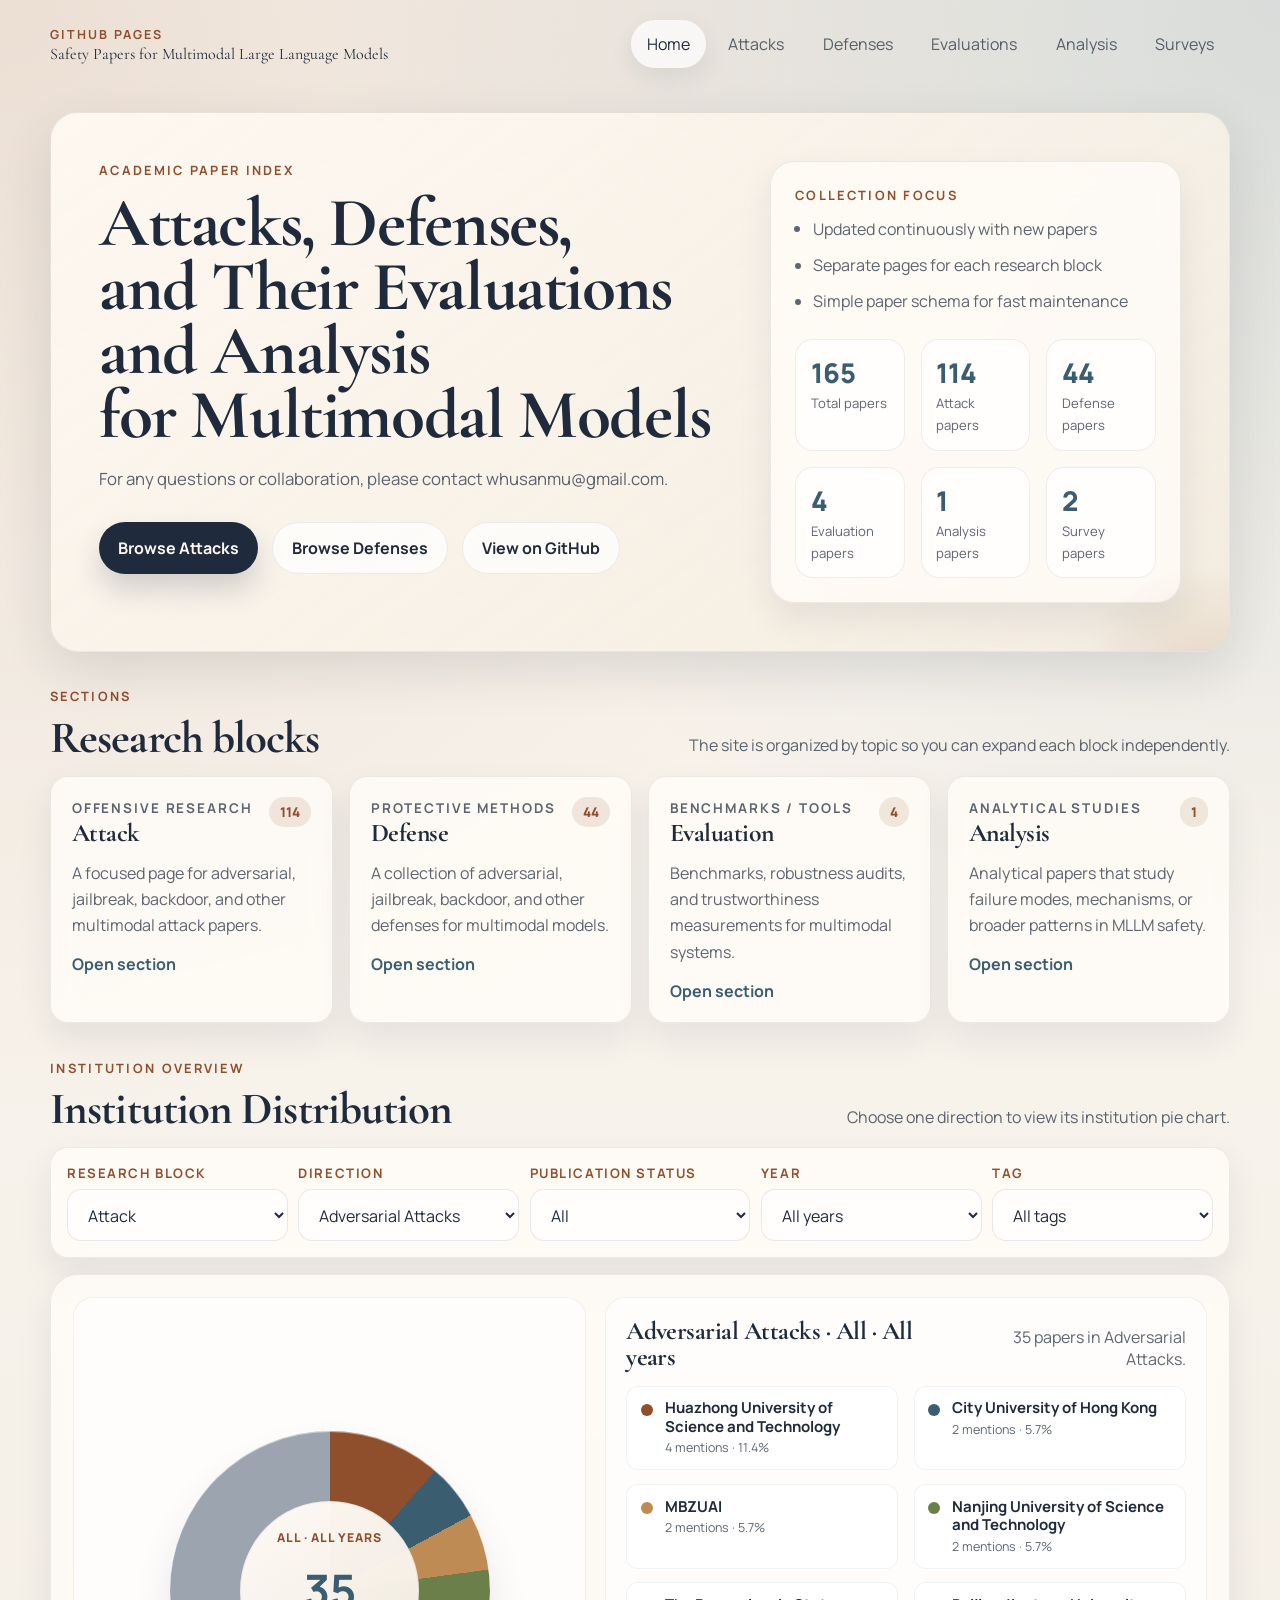
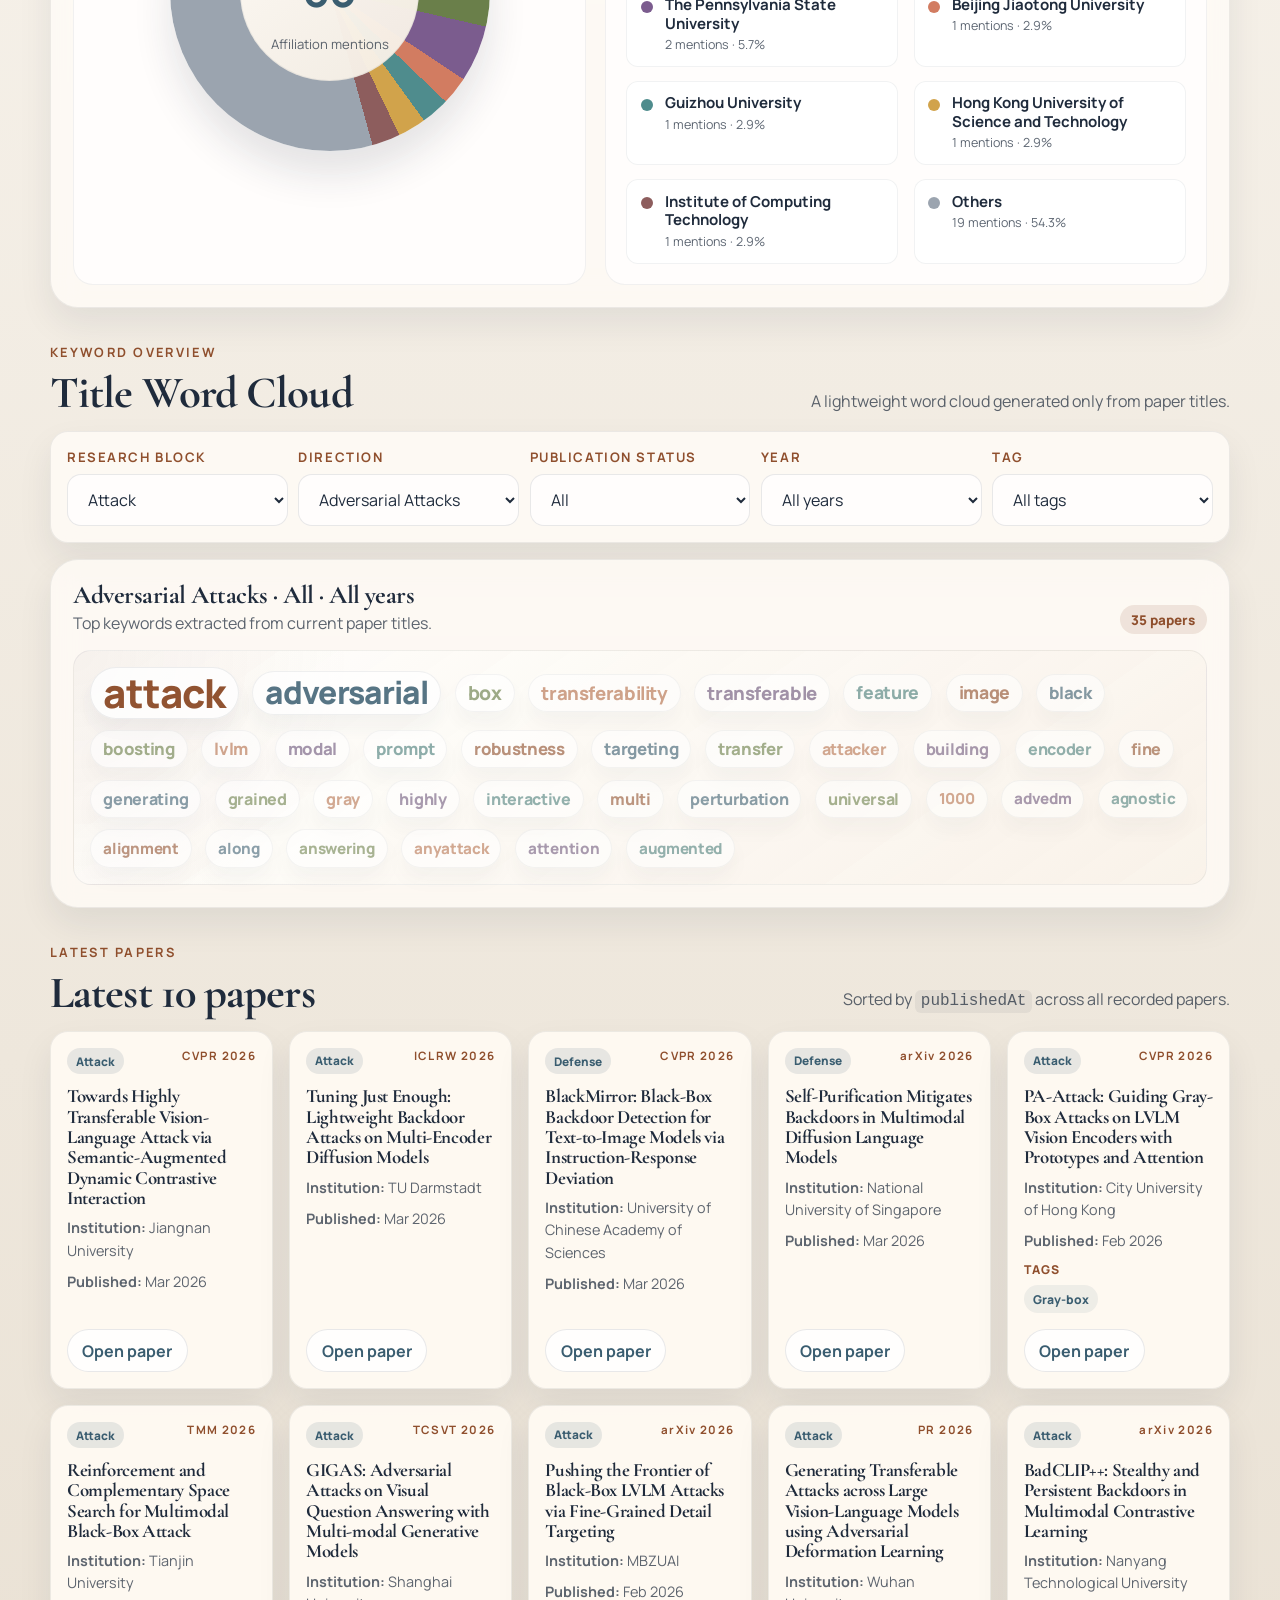
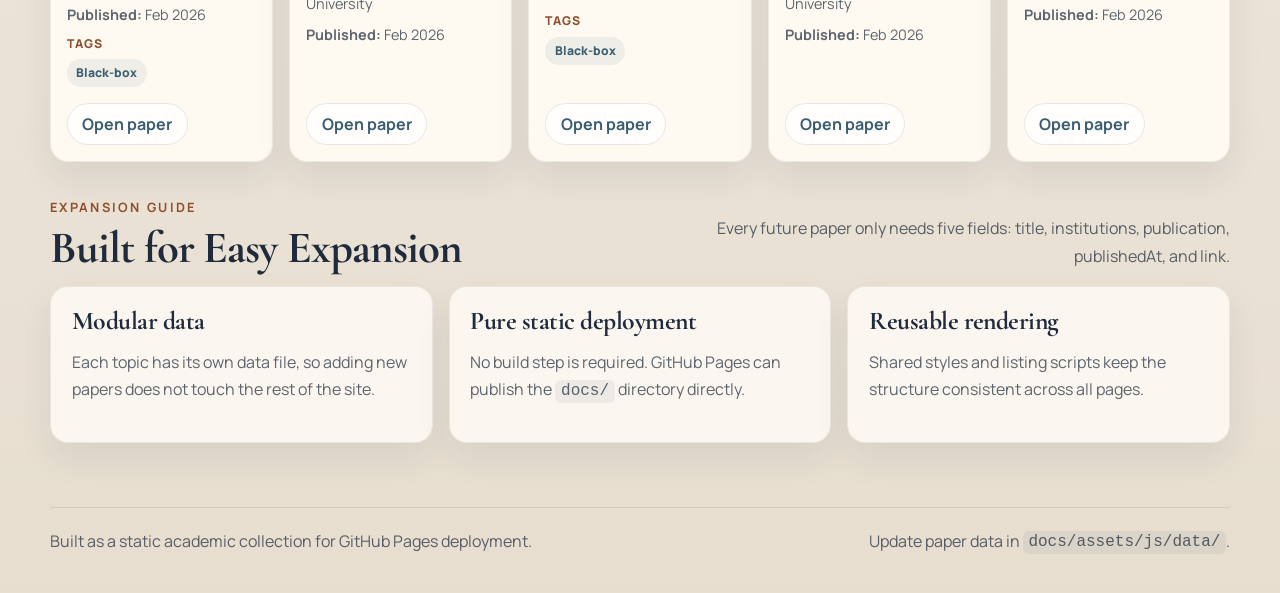
<file: docs/index.html>
<!DOCTYPE html>
<html lang="en">
  <head>
    <meta charset="UTF-8" />
    <meta name="viewport" content="width=device-width, initial-scale=1.0" />
    <title>Safety Papers for Multimodal Models: VLPs, VLMs, VLAs, and Agents</title>
    <meta
      name="description"
      content="A curated academic website covering attacks, defenses, evaluations, analysis, and surveys for multimodal models."
    />
    <link rel="preconnect" href="https://fonts.googleapis.com" />
    <link rel="preconnect" href="https://fonts.gstatic.com" crossorigin />
    <link
      href="https://fonts.googleapis.com/css2?family=Cormorant+Garamond:wght@500;600;700&family=Manrope:wght@400;500;600;700&display=swap"
      rel="stylesheet"
    />
    <link rel="stylesheet" href="./assets/css/main.css" />
  </head>
  <body data-page="home">
    <header id="site-header"></header>
    <main class="page-shell">
      <section class="hero">
        <div class="hero-copy">
          <p class="eyebrow">Academic Paper Index</p>
          <h1>
            Attacks, Defenses,<br />
            <span class="hero-nowrap">and Their Evaluations</span><br />
            and Analysis<br />
            <span class="hero-nowrap">for Multimodal Models</span>
          </h1>
          <p class="lead">
            For any questions or collaboration, please contact
            <a href="mailto:whusanmu@gmail.com">whusanmu@gmail.com</a>.
          </p>
          <div class="hero-actions">
            <a class="button button-primary" href="./attacks.html">Browse Attacks</a>
            <a class="button button-secondary" href="./defenses.html">Browse Defenses</a>
            <a
              class="button button-secondary"
              href="https://github.com/Summu77/Awesome-MLLMs-Attacks-Defenses"
              target="_blank"
              rel="noreferrer"
            >
              View on GitHub
            </a>
          </div>
        </div>
        <aside class="hero-panel">
          <p class="panel-label">Collection Focus</p>
          <ul class="panel-list">
            <li>Updated continuously with new papers</li>
            <li>Separate pages for each research block</li>
            <li>Simple paper schema for fast maintenance</li>
          </ul>
          <div class="stats-grid" id="hero-stats"></div>
        </aside>
      </section>

      <section class="section-block">
        <div class="section-heading">
          <div>
            <p class="eyebrow">Sections</p>
            <h2>Research blocks</h2>
          </div>
          <p class="section-note">
            The site is organized by topic so you can expand each block
            independently.
          </p>
        </div>
        <div class="section-grid" id="section-grid"></div>
      </section>

      <section class="section-block">
        <div class="section-heading">
          <div>
            <p class="eyebrow">Institution Overview</p>
            <h2>Institution Distribution</h2>
          </div>
          <p class="section-note">
            Choose one direction to view its institution pie chart.
          </p>
        </div>
        <div class="institution-module">
          <div class="filter-shell institution-filter-shell">
            <div class="filter-field">
              <label for="institution-primary-select">Research block</label>
              <select id="institution-primary-select"></select>
            </div>
            <div class="filter-field">
              <label for="institution-secondary-select">Direction</label>
              <select id="institution-secondary-select"></select>
            </div>
            <div class="filter-field">
              <label for="institution-status-select">Publication status</label>
              <select id="institution-status-select"></select>
            </div>
            <div class="filter-field">
              <label for="institution-year-select">Year</label>
              <select id="institution-year-select"></select>
            </div>
            <div class="filter-field">
              <label for="institution-tag-select">Tag</label>
              <select id="institution-tag-select"></select>
            </div>
          </div>
          <div class="institution-panel">
            <div class="institution-chart-panel">
              <div class="institution-chart-shell">
                <div class="institution-pie" id="institution-pie" aria-hidden="true"></div>
                <div class="institution-pie-center">
                  <span class="institution-pie-kicker" id="institution-current-label">Adversarial Attacks</span>
                  <strong class="institution-pie-value" id="institution-total">0</strong>
                  <span class="institution-pie-meta">Affiliation mentions</span>
                </div>
              </div>
            </div>
            <div class="institution-legend-panel">
              <div class="institution-legend-head">
                <h3 id="institution-legend-title">Adversarial Attacks</h3>
                <p id="institution-legend-note">
                  Top institutions ranked by affiliation mentions in the selected direction.
                </p>
              </div>
              <div class="institution-legend-grid" id="institution-legend"></div>
              <div class="empty-state hidden" id="institution-empty-state">
                No institution data is available for the current direction yet.
              </div>
            </div>
          </div>
        </div>
      </section>

      <section class="section-block">
        <div class="section-heading">
          <div>
            <p class="eyebrow">Keyword Overview</p>
            <h2>Title Word Cloud</h2>
          </div>
          <p class="section-note">
            A lightweight word cloud generated only from paper titles.
          </p>
        </div>
        <div class="wordcloud-module">
          <div class="filter-shell institution-filter-shell">
            <div class="filter-field">
              <label for="wordcloud-primary-select">Research block</label>
              <select id="wordcloud-primary-select"></select>
            </div>
            <div class="filter-field">
              <label for="wordcloud-secondary-select">Direction</label>
              <select id="wordcloud-secondary-select"></select>
            </div>
            <div class="filter-field">
              <label for="wordcloud-status-select">Publication status</label>
              <select id="wordcloud-status-select"></select>
            </div>
            <div class="filter-field">
              <label for="wordcloud-year-select">Year</label>
              <select id="wordcloud-year-select"></select>
            </div>
            <div class="filter-field">
              <label for="wordcloud-tag-select">Tag</label>
              <select id="wordcloud-tag-select"></select>
            </div>
          </div>
          <div class="wordcloud-panel">
            <div class="wordcloud-head">
              <div>
                <h3 id="wordcloud-title">Adversarial Attacks · All · All years</h3>
                <p id="wordcloud-note">Top keywords extracted from current paper titles.</p>
              </div>
              <span class="section-count" id="wordcloud-paper-count">0 papers</span>
            </div>
            <div class="wordcloud-canvas" id="wordcloud-canvas"></div>
            <div class="empty-state hidden" id="wordcloud-empty-state">
              No title keywords are available for the current selection yet.
            </div>
          </div>
        </div>
      </section>

      <section class="section-block">
        <div class="section-heading">
          <div>
            <p class="eyebrow">Latest Papers</p>
            <h2>Latest 10 papers</h2>
          </div>
          <p class="section-note">
            Sorted by <code>publishedAt</code> across all recorded papers.
          </p>
        </div>
        <div class="paper-grid" id="featured-grid"></div>
      </section>

      <section class="section-block">
        <div class="section-heading">
          <div>
            <p class="eyebrow">Expansion Guide</p>
            <h2>Built for Easy Expansion</h2>
          </div>
          <p class="section-note">
            Every future paper only needs five fields: title, institutions,
            publication, publishedAt, and link.
          </p>
        </div>
        <div class="principle-grid">
          <article class="principle-card">
            <h3>Modular data</h3>
            <p>
              Each topic has its own data file, so adding new papers does not
              touch the rest of the site.
            </p>
          </article>
          <article class="principle-card">
            <h3>Pure static deployment</h3>
            <p>
              No build step is required. GitHub Pages can publish the
              <code>docs/</code> directory directly.
            </p>
          </article>
          <article class="principle-card">
            <h3>Reusable rendering</h3>
            <p>
              Shared styles and listing scripts keep the structure consistent
              across all pages.
            </p>
          </article>
        </div>
      </section>
    </main>
    <footer id="site-footer"></footer>
    <script type="module" src="./assets/js/index.js"></script>
  </body>
</html>
</file>
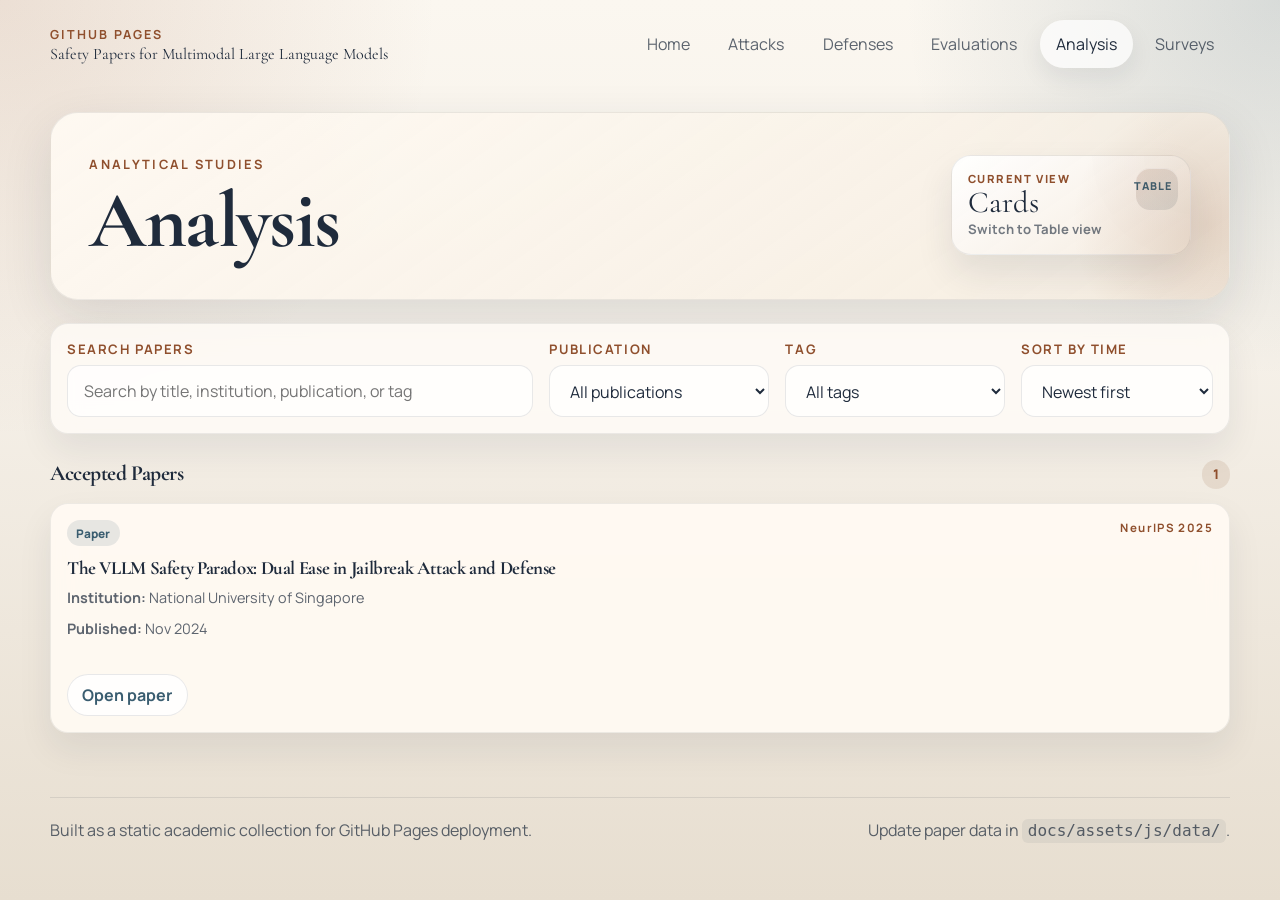
<file: docs/analysis.html>
<!DOCTYPE html>
<html lang="en">
  <head>
    <meta charset="UTF-8" />
    <meta name="viewport" content="width=device-width, initial-scale=1.0" />
    <title>Analysis Papers</title>
    <link rel="preconnect" href="https://fonts.googleapis.com" />
    <link rel="preconnect" href="https://fonts.gstatic.com" crossorigin />
    <link
      href="https://fonts.googleapis.com/css2?family=Cormorant+Garamond:wght@500;600;700&family=Manrope:wght@400;500;600;700&display=swap"
      rel="stylesheet"
    />
    <link rel="stylesheet" href="./assets/css/main.css" />
  </head>
  <body data-page="analysis" data-section="analysis">
    <header id="site-header"></header>
    <main class="page-shell">
      <section class="page-hero">
        <div class="page-hero-top">
          <div>
            <p class="eyebrow" id="page-eyebrow"></p>
            <h1 id="page-title"></h1>
            <p class="lead" id="page-description"></p>
          </div>
          <div class="hero-view-control filter-field">
            <button id="view-toggle" class="view-toggle" type="button" aria-pressed="false">
              Card view
            </button>
          </div>
        </div>
      </section>

      <section class="filter-shell">
        <div class="filter-field">
          <label for="search-input">Search papers</label>
          <input id="search-input" type="search" placeholder="Search by title, institution, publication, or tag" />
        </div>
        <div class="filter-field">
          <label for="publication-filter">Publication</label>
          <select id="publication-filter">
            <option value="">All publications</option>
          </select>
        </div>
        <div class="filter-field">
          <label for="tag-filter">Tag</label>
          <select id="tag-filter">
            <option value="">All tags</option>
          </select>
        </div>
        <div class="filter-field">
          <label for="sort-filter">Sort by time</label>
          <select id="sort-filter">
            <option value="newest">Newest first</option>
            <option value="oldest">Oldest first</option>
          </select>
        </div>
      </section>

      <section class="section-block compact">
        <div class="paper-grid" id="paper-grid"></div>
        <div class="empty-state hidden" id="empty-state">
          No papers match the current filters.
        </div>
      </section>
    </main>
    <footer id="site-footer"></footer>
    <script type="module" src="./assets/js/listing.js"></script>
  </body>
</html>
</file>
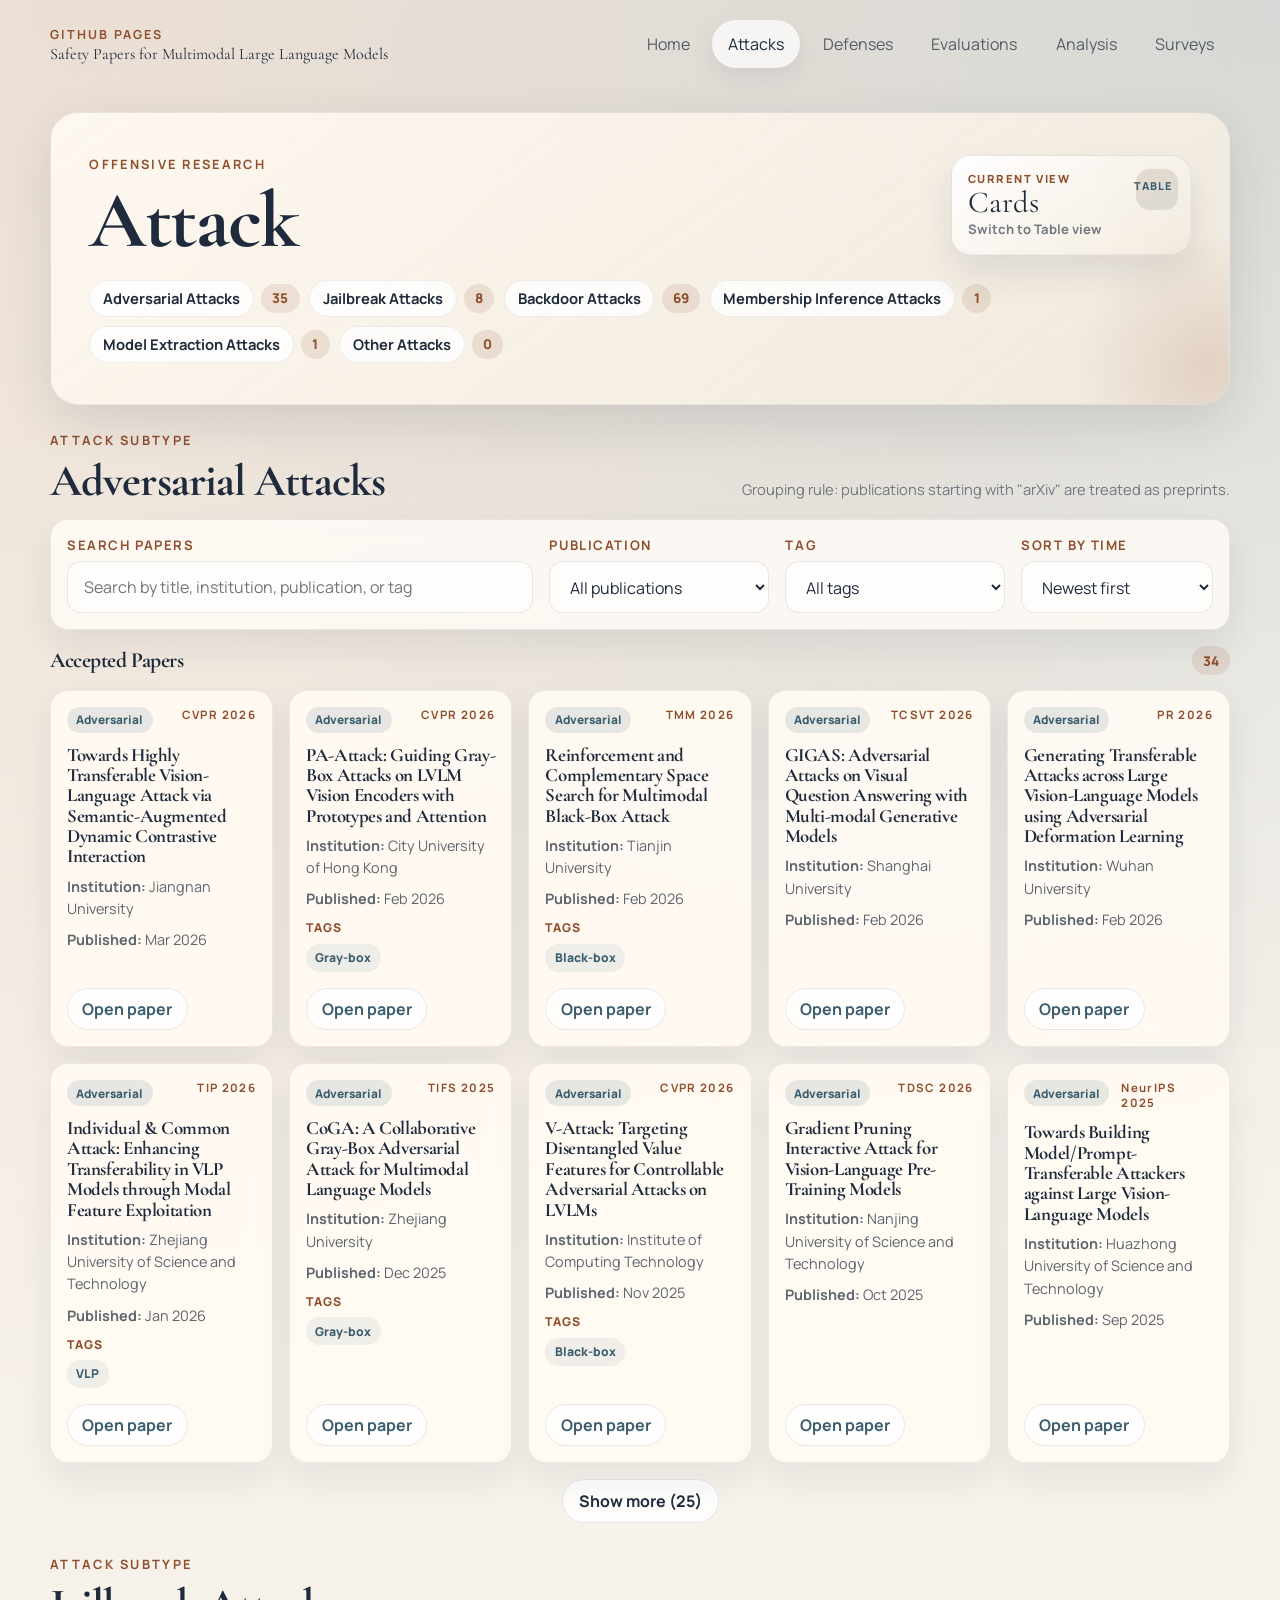
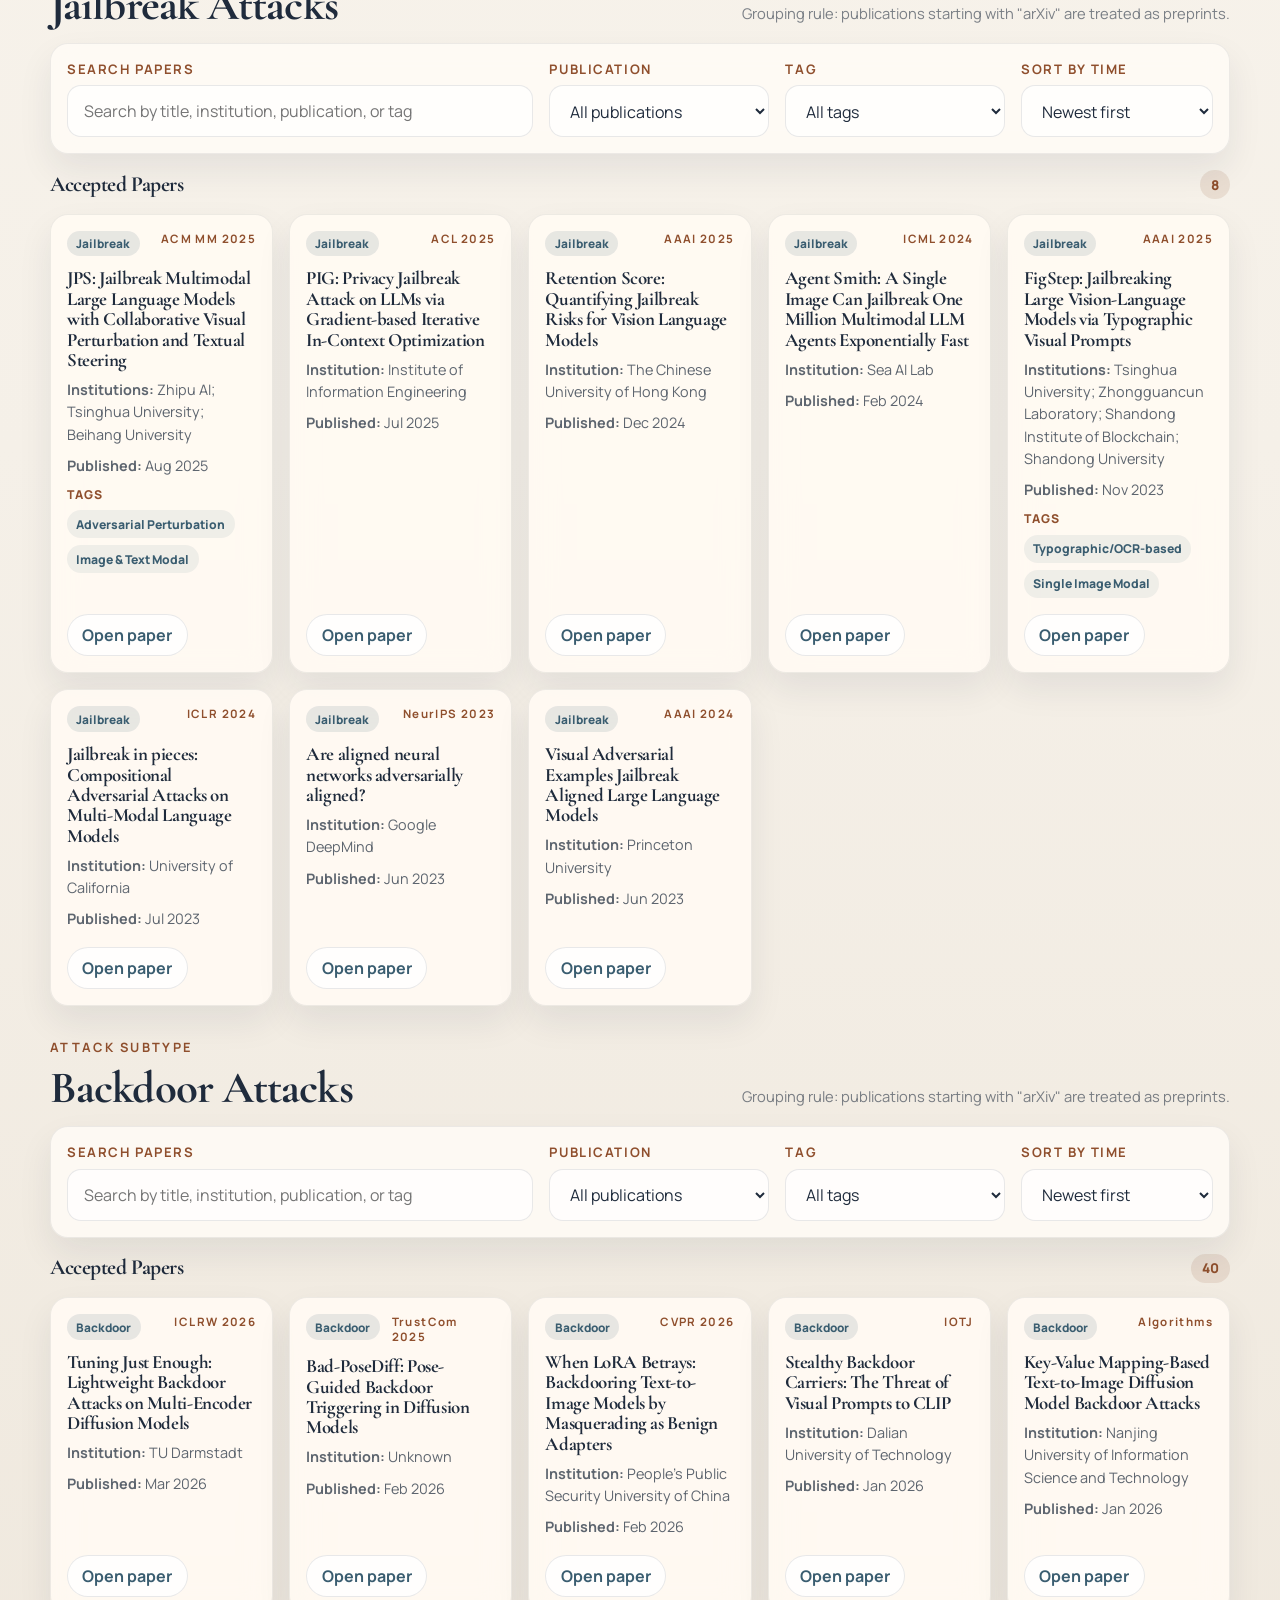
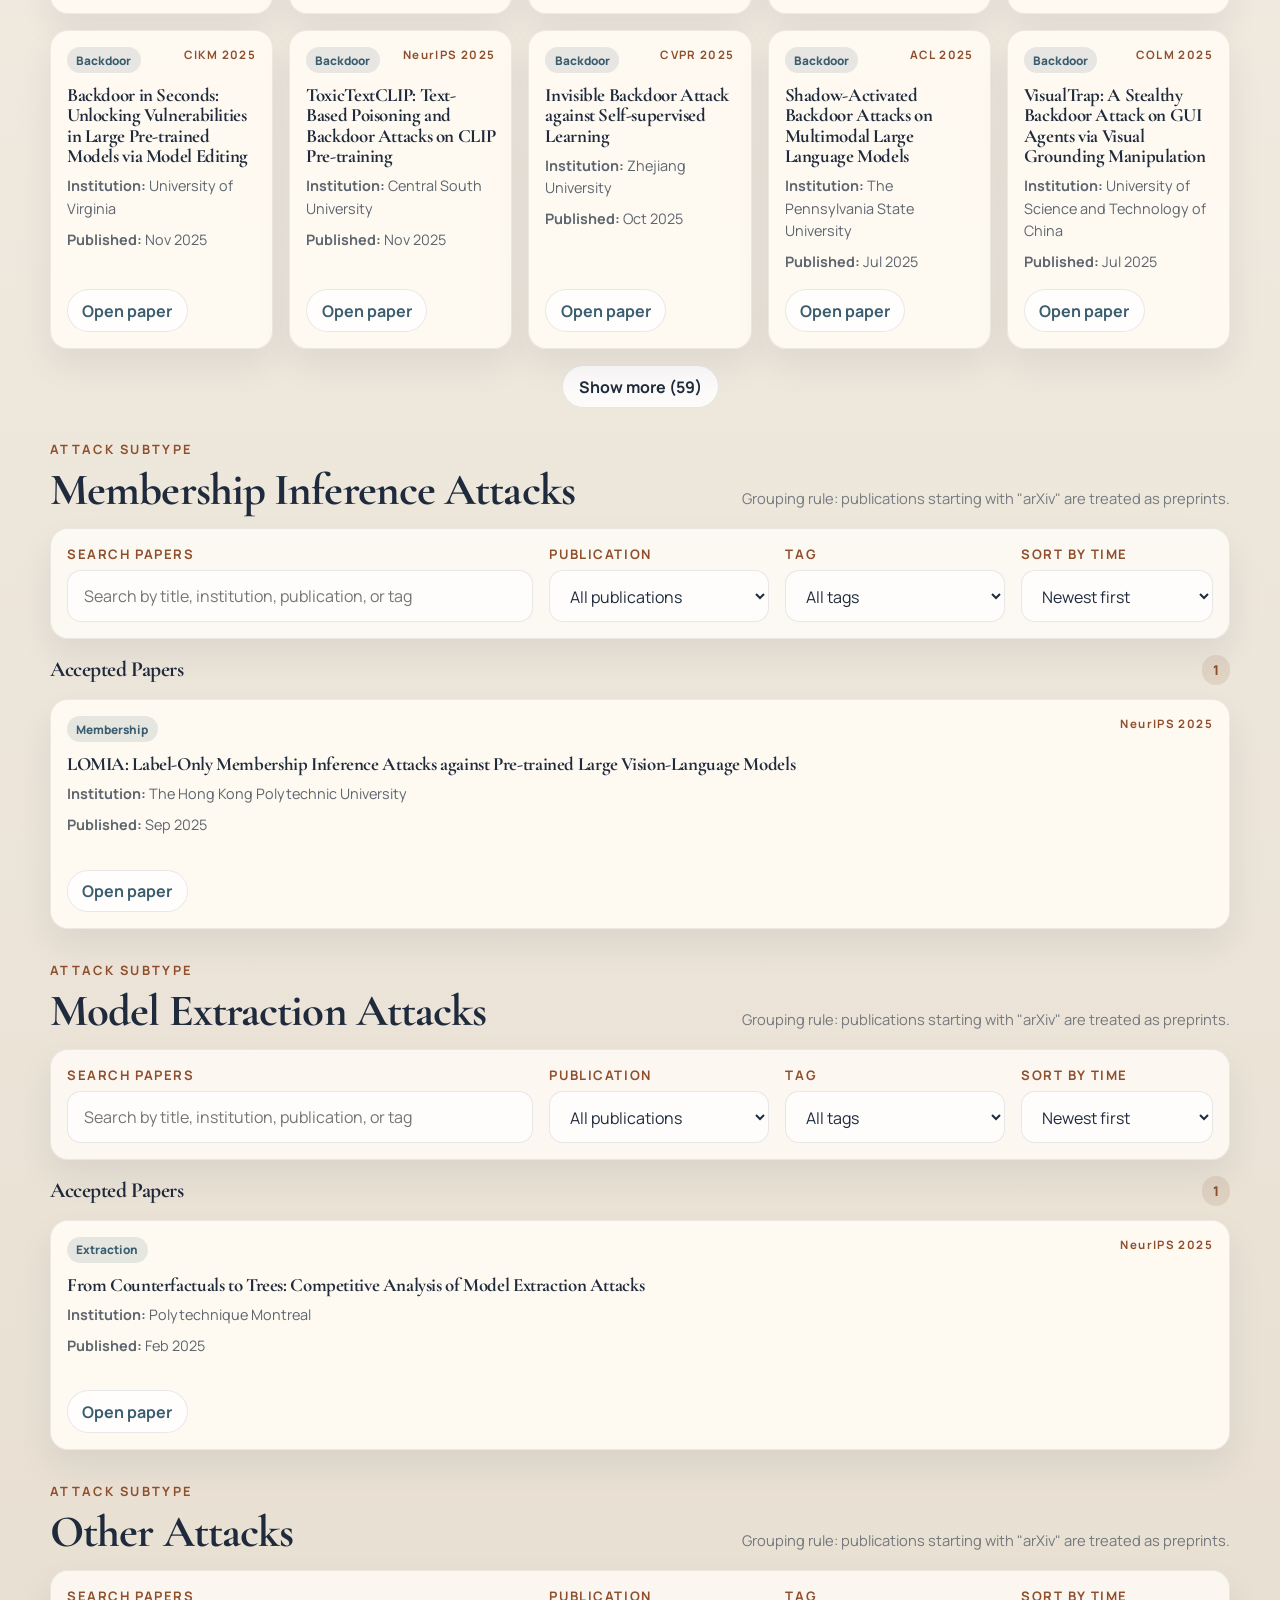
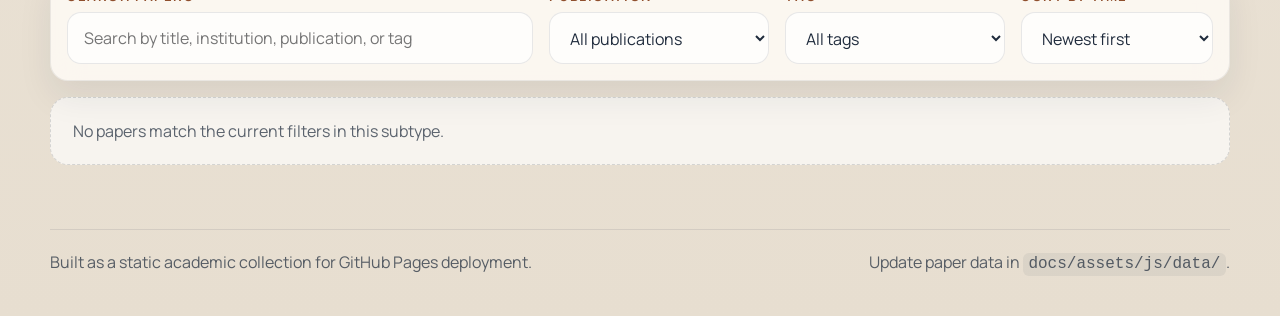
<file: docs/attacks.html>
<!DOCTYPE html>
<html lang="en">
  <head>
    <meta charset="UTF-8" />
    <meta name="viewport" content="width=device-width, initial-scale=1.0" />
    <title>Attack Papers</title>
    <link rel="preconnect" href="https://fonts.googleapis.com" />
    <link rel="preconnect" href="https://fonts.gstatic.com" crossorigin />
    <link
      href="https://fonts.googleapis.com/css2?family=Cormorant+Garamond:wght@500;600;700&family=Manrope:wght@400;500;600;700&display=swap"
      rel="stylesheet"
    />
    <link rel="stylesheet" href="./assets/css/main.css" />
  </head>
  <body data-page="attacks" data-section="attacks">
    <header id="site-header"></header>
    <main class="page-shell">
      <section class="page-hero">
        <div class="page-hero-top">
          <div>
            <p class="eyebrow" id="page-eyebrow"></p>
            <h1 id="page-title"></h1>
            <p class="lead" id="page-description"></p>
          </div>
          <div class="hero-view-control filter-field">
            <button id="view-toggle" class="view-toggle" type="button" aria-pressed="false">
              Card view
            </button>
          </div>
        </div>
        <div class="hero-inline-nav" id="attack-category-nav"></div>
      </section>
      <section class="section-block compact">
        <div id="attack-sections"></div>
        <div class="empty-state hidden" id="empty-state">
          No papers match the current filters.
        </div>
      </section>
    </main>
    <footer id="site-footer"></footer>
    <script type="module" src="./assets/js/attacks.js"></script>
  </body>
</html>
</file>
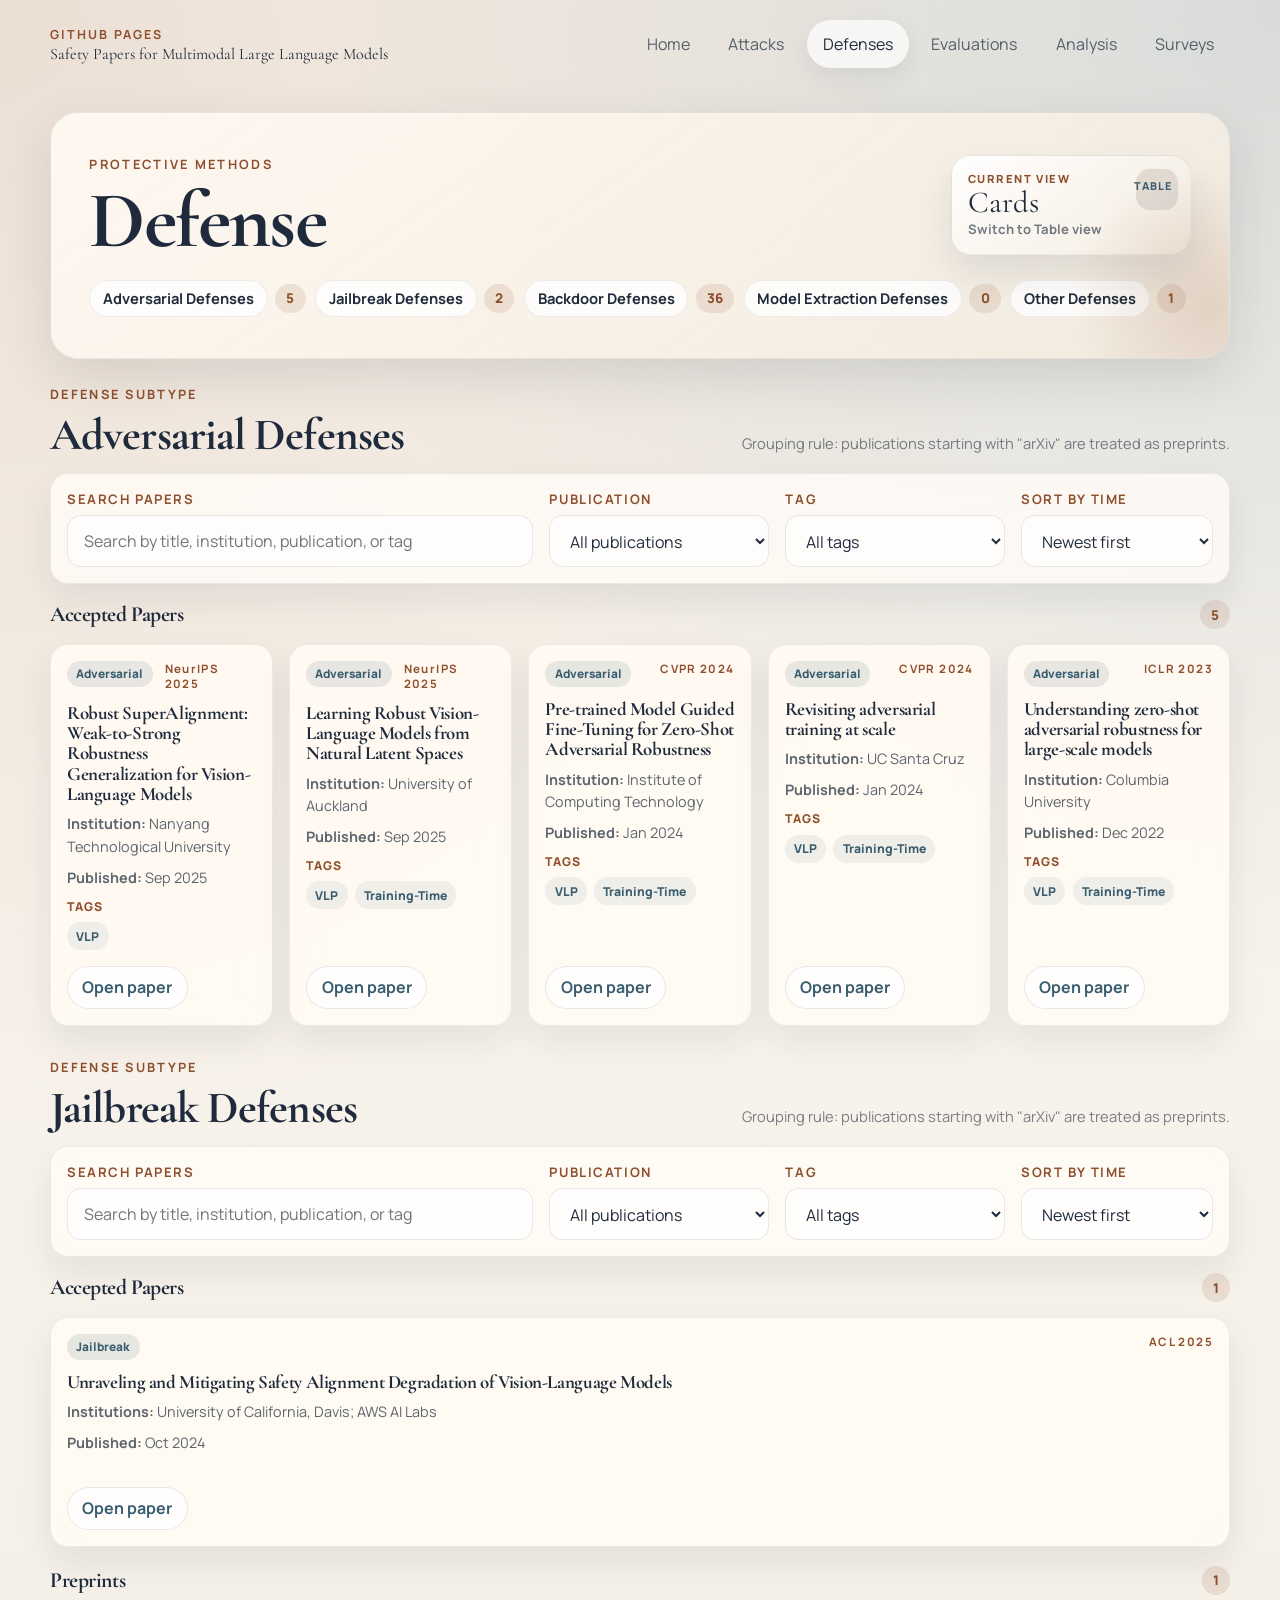
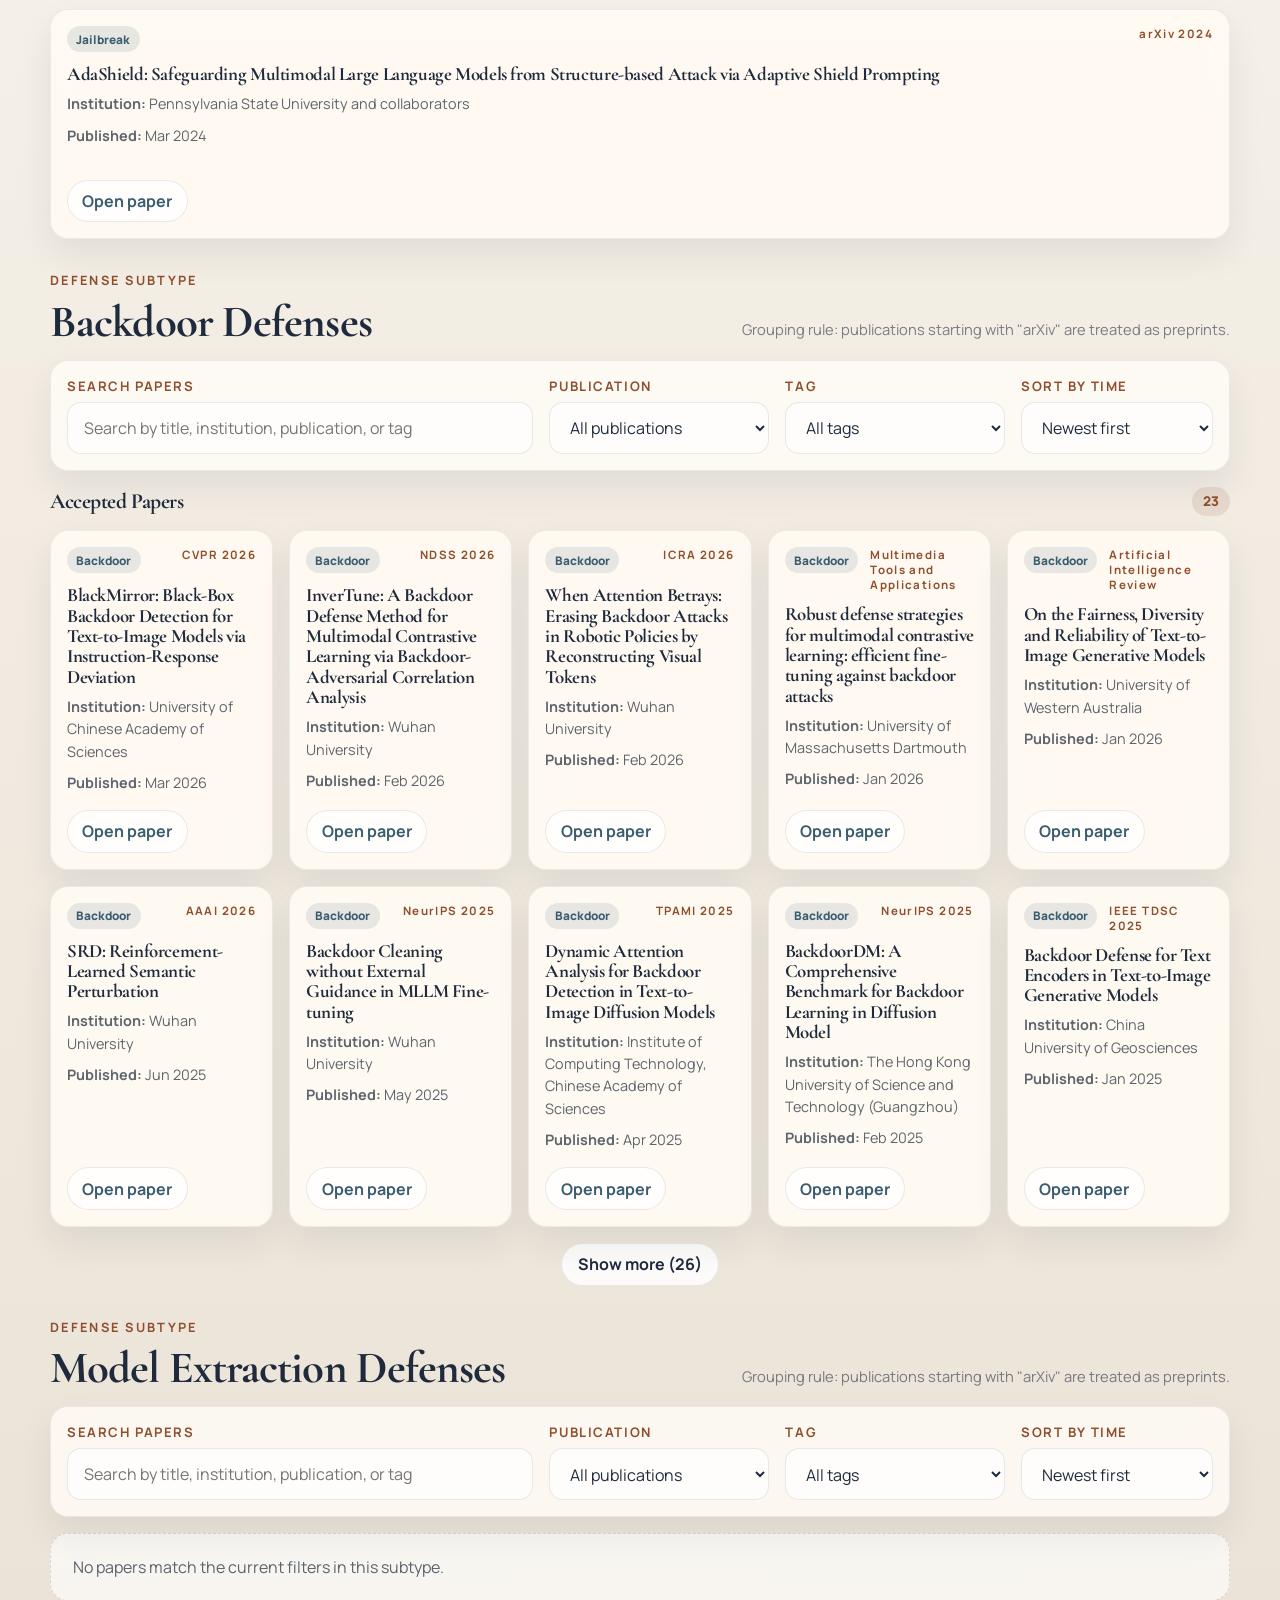
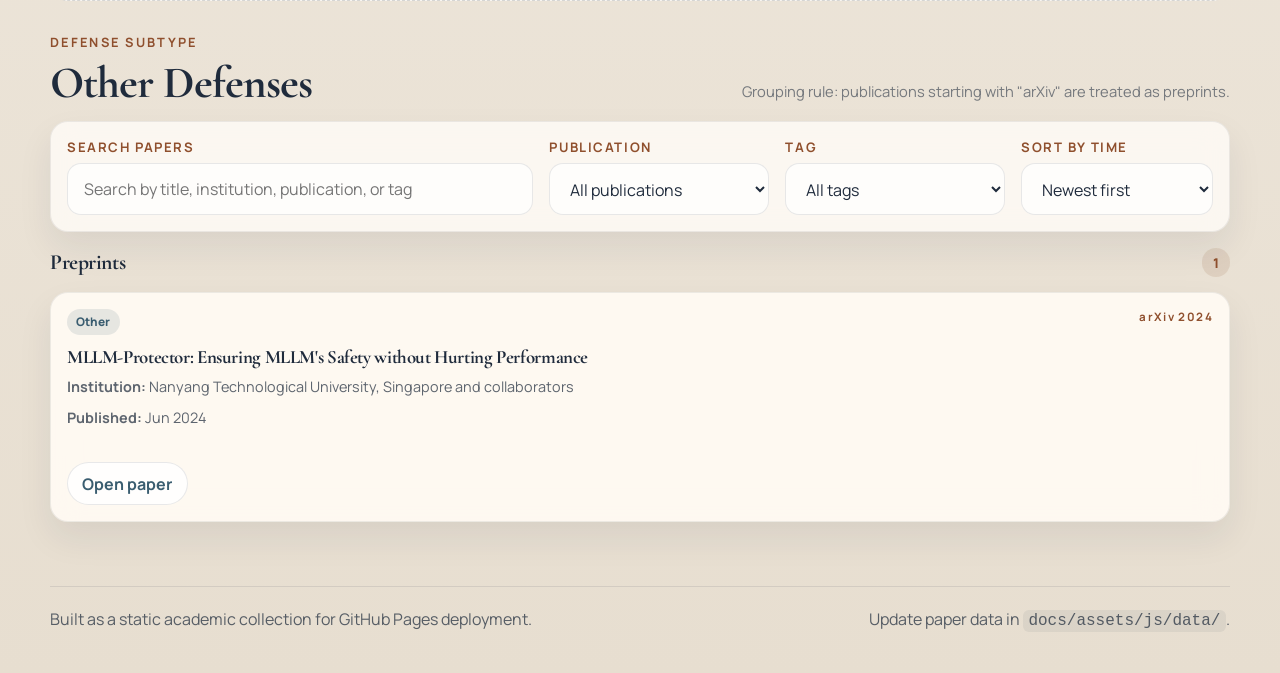
<file: docs/defenses.html>
<!DOCTYPE html>
<html lang="en">
  <head>
    <meta charset="UTF-8" />
    <meta name="viewport" content="width=device-width, initial-scale=1.0" />
    <title>Defense Papers</title>
    <link rel="preconnect" href="https://fonts.googleapis.com" />
    <link rel="preconnect" href="https://fonts.gstatic.com" crossorigin />
    <link
      href="https://fonts.googleapis.com/css2?family=Cormorant+Garamond:wght@500;600;700&family=Manrope:wght@400;500;600;700&display=swap"
      rel="stylesheet"
    />
    <link rel="stylesheet" href="./assets/css/main.css" />
  </head>
  <body data-page="defenses" data-section="defenses">
    <header id="site-header"></header>
    <main class="page-shell">
      <section class="page-hero">
        <div class="page-hero-top">
          <div>
            <p class="eyebrow" id="page-eyebrow"></p>
            <h1 id="page-title"></h1>
            <p class="lead" id="page-description"></p>
          </div>
          <div class="hero-view-control filter-field">
            <button id="view-toggle" class="view-toggle" type="button" aria-pressed="false">
              Card view
            </button>
          </div>
        </div>
        <div class="hero-inline-nav" id="defense-category-nav"></div>
      </section>
      <section class="section-block compact">
        <div id="defense-sections"></div>
        <div class="empty-state hidden" id="empty-state">
          No papers match the current filters.
        </div>
      </section>
    </main>
    <footer id="site-footer"></footer>
    <script type="module" src="./assets/js/defenses.js"></script>
  </body>
</html>
</file>
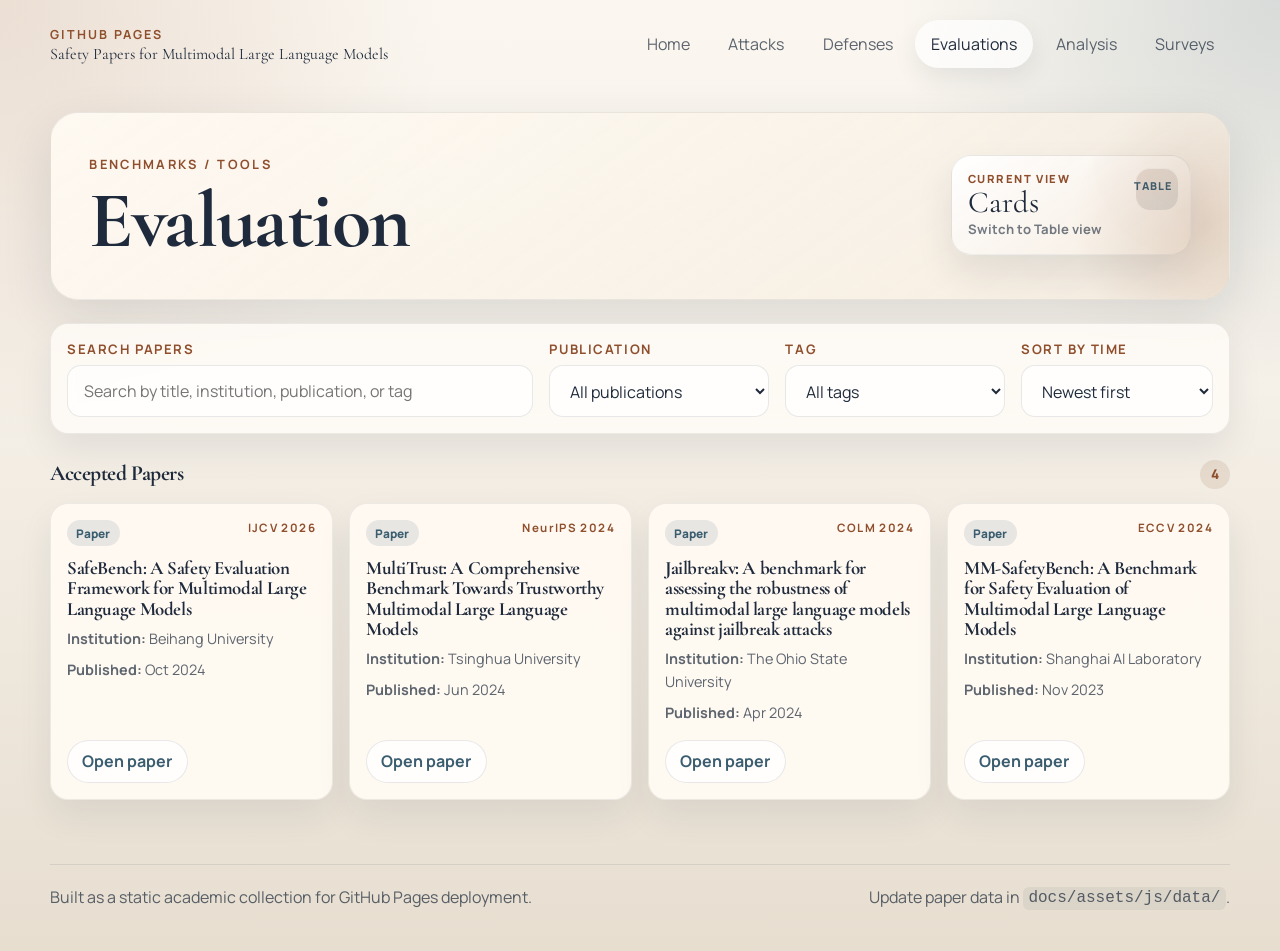
<file: docs/evaluations.html>
<!DOCTYPE html>
<html lang="en">
  <head>
    <meta charset="UTF-8" />
    <meta name="viewport" content="width=device-width, initial-scale=1.0" />
    <title>Evaluation Papers</title>
    <link rel="preconnect" href="https://fonts.googleapis.com" />
    <link rel="preconnect" href="https://fonts.gstatic.com" crossorigin />
    <link
      href="https://fonts.googleapis.com/css2?family=Cormorant+Garamond:wght@500;600;700&family=Manrope:wght@400;500;600;700&display=swap"
      rel="stylesheet"
    />
    <link rel="stylesheet" href="./assets/css/main.css" />
  </head>
  <body data-page="evaluations" data-section="evaluations">
    <header id="site-header"></header>
    <main class="page-shell">
      <section class="page-hero">
        <div class="page-hero-top">
          <div>
            <p class="eyebrow" id="page-eyebrow"></p>
            <h1 id="page-title"></h1>
            <p class="lead" id="page-description"></p>
          </div>
          <div class="hero-view-control filter-field">
            <button id="view-toggle" class="view-toggle" type="button" aria-pressed="false">
              Card view
            </button>
          </div>
        </div>
      </section>

      <section class="filter-shell">
        <div class="filter-field">
          <label for="search-input">Search papers</label>
          <input id="search-input" type="search" placeholder="Search by title, institution, publication, or tag" />
        </div>
        <div class="filter-field">
          <label for="publication-filter">Publication</label>
          <select id="publication-filter">
            <option value="">All publications</option>
          </select>
        </div>
        <div class="filter-field">
          <label for="tag-filter">Tag</label>
          <select id="tag-filter">
            <option value="">All tags</option>
          </select>
        </div>
        <div class="filter-field">
          <label for="sort-filter">Sort by time</label>
          <select id="sort-filter">
            <option value="newest">Newest first</option>
            <option value="oldest">Oldest first</option>
          </select>
        </div>
      </section>

      <section class="section-block compact">
        <div class="paper-grid" id="paper-grid"></div>
        <div class="empty-state hidden" id="empty-state">
          No papers match the current filters.
        </div>
      </section>
    </main>
    <footer id="site-footer"></footer>
    <script type="module" src="./assets/js/listing.js"></script>
  </body>
</html>
</file>
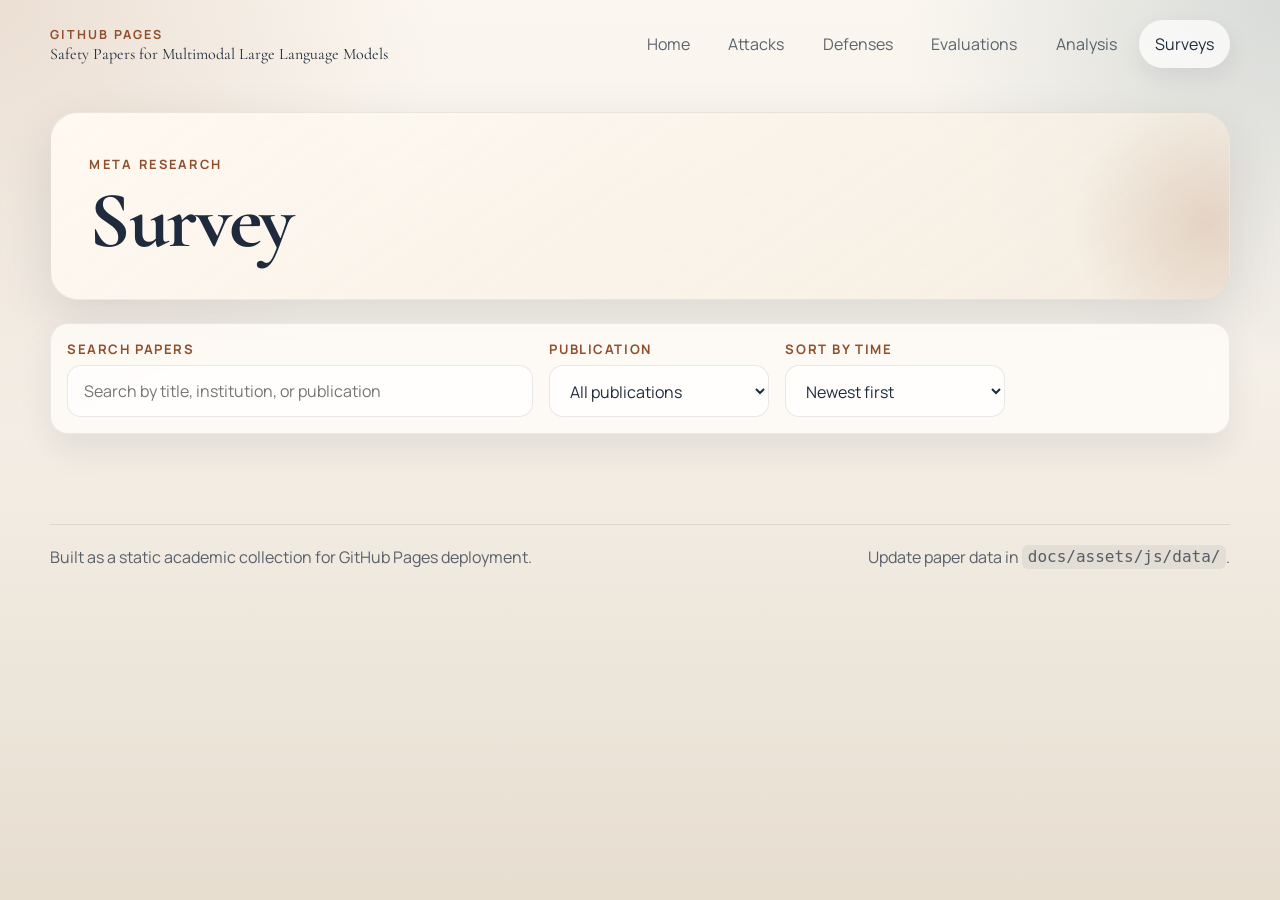
<file: docs/surveys.html>
<!DOCTYPE html>
<html lang="en">
  <head>
    <meta charset="UTF-8" />
    <meta name="viewport" content="width=device-width, initial-scale=1.0" />
    <title>Survey Papers</title>
    <link rel="preconnect" href="https://fonts.googleapis.com" />
    <link rel="preconnect" href="https://fonts.gstatic.com" crossorigin />
    <link
      href="https://fonts.googleapis.com/css2?family=Cormorant+Garamond:wght@500;600;700&family=Manrope:wght@400;500;600;700&display=swap"
      rel="stylesheet"
    />
    <link rel="stylesheet" href="./assets/css/main.css" />
  </head>
  <body data-page="surveys" data-section="surveys">
    <header id="site-header"></header>
    <main class="page-shell">
      <section class="page-hero">
        <p class="eyebrow" id="page-eyebrow"></p>
        <h1 id="page-title"></h1>
        <p class="lead" id="page-description"></p>
      </section>

      <section class="filter-shell">
        <div class="filter-field">
          <label for="search-input">Search papers</label>
          <input id="search-input" type="search" placeholder="Search by title, institution, or publication" />
        </div>
        <div class="filter-field">
          <label for="publication-filter">Publication</label>
          <select id="publication-filter">
            <option value="">All publications</option>
          </select>
        </div>
        <div class="filter-field">
          <label for="sort-filter">Sort by time</label>
          <select id="sort-filter">
            <option value="newest">Newest first</option>
            <option value="oldest">Oldest first</option>
          </select>
        </div>
      </section>

      <section class="section-block compact">
        <div class="paper-grid" id="paper-grid"></div>
        <div class="empty-state hidden" id="empty-state">
          No papers match the current filters.
        </div>
      </section>
    </main>
    <footer id="site-footer"></footer>
    <script type="module" src="./assets/js/listing.js"></script>
  </body>
</html>
</file>
<file: docs/assets/css/main.css>
:root {
  --bg: #f5f0e8;
  --bg-deep: #e7ded0;
  --paper: rgba(255, 252, 247, 0.82);
  --paper-strong: rgba(255, 250, 243, 0.94);
  --line: rgba(31, 43, 60, 0.12);
  --ink: #1f2b3c;
  --ink-soft: rgba(31, 43, 60, 0.72);
  --accent: #8f4f2d;
  --accent-soft: rgba(143, 79, 45, 0.12);
  --accent-2: #3a5d70;
  --shadow: 0 18px 50px rgba(31, 43, 60, 0.12);
  --radius-lg: 28px;
  --radius-md: 18px;
  --radius-sm: 12px;
  --max-width: 1180px;
}

* {
  box-sizing: border-box;
}

html {
  scroll-behavior: smooth;
}

body {
  margin: 0;
  color: var(--ink);
  font-family: "Manrope", sans-serif;
  background:
    radial-gradient(circle at top left, rgba(143, 79, 45, 0.14), transparent 28%),
    radial-gradient(circle at top right, rgba(58, 93, 112, 0.18), transparent 24%),
    linear-gradient(180deg, #fbf7f0 0%, var(--bg) 40%, var(--bg-deep) 100%);
  min-height: 100vh;
}

a {
  color: inherit;
  text-decoration: none;
}

code {
  font-family: ui-monospace, SFMono-Regular, Menlo, Consolas, monospace;
  background: rgba(31, 43, 60, 0.06);
  padding: 0.15rem 0.35rem;
  border-radius: 6px;
}

#site-header,
#site-footer,
.page-shell {
  width: min(calc(100% - 2rem), var(--max-width));
  margin: 0 auto;
}

.site-header {
  display: flex;
  align-items: center;
  justify-content: space-between;
  gap: 1rem;
  padding: 1.25rem 0 0.8rem;
}

.brand {
  display: inline-flex;
  flex-direction: column;
  gap: 0.18rem;
}

.brand-mark {
  font-size: 0.78rem;
  letter-spacing: 0.16em;
  text-transform: uppercase;
  color: var(--accent);
  font-weight: 700;
}

.brand-name {
  font-family: "Cormorant Garamond", serif;
  font-size: clamp(0.9rem, 1.25vw, 1.15rem);
  line-height: 1;
  max-width: none;
  white-space: nowrap;
}

.site-nav {
  display: flex;
  align-items: center;
  gap: 0.4rem;
  flex-wrap: wrap;
  justify-content: flex-end;
}

.nav-link {
  padding: 0.8rem 1rem;
  border-radius: 999px;
  color: var(--ink-soft);
  transition: 180ms ease;
}

.nav-link:hover,
.nav-link.active {
  background: rgba(255, 255, 255, 0.72);
  color: var(--ink);
  box-shadow: 0 10px 24px rgba(31, 43, 60, 0.08);
}

.page-shell {
  padding: 2rem 0 4rem;
}

.hero,
.page-hero {
  position: relative;
  overflow: hidden;
  background: linear-gradient(145deg, rgba(255, 250, 243, 0.9), rgba(245, 236, 223, 0.78));
  border: 1px solid rgba(31, 43, 60, 0.08);
  border-radius: var(--radius-lg);
  box-shadow: var(--shadow);
}

.hero {
  display: grid;
  grid-template-columns: minmax(0, 1.4fr) minmax(320px, 0.9fr);
  gap: 2rem;
  padding: 3rem;
}

.page-hero {
  padding: 2.6rem 2.4rem;
}

.page-hero-top {
  display: flex;
  align-items: flex-start;
  justify-content: space-between;
  gap: 1.2rem;
}

.page-hero-top > div:first-child {
  min-width: 0;
}

.hero-view-control {
  width: min(240px, 100%);
  flex: 0 0 240px;
}

.view-toggle {
  width: 100%;
  min-height: 88px;
  position: relative;
  overflow: hidden;
  display: grid;
  grid-template-columns: 1fr;
  gap: 0.2rem;
  border: 1px solid rgba(31, 43, 60, 0.08);
  border-radius: 20px;
  padding: 0.95rem 1rem 1rem;
  background:
    linear-gradient(145deg, rgba(255, 255, 255, 0.94), rgba(244, 235, 223, 0.9)),
    radial-gradient(circle at top right, rgba(58, 93, 112, 0.12), transparent 48%);
  color: var(--ink);
  font: inherit;
  text-align: left;
  cursor: pointer;
  box-shadow: 0 18px 36px rgba(31, 43, 60, 0.1);
  transition:
    transform 180ms ease,
    box-shadow 180ms ease,
    border-color 180ms ease,
    background 180ms ease;
}

.view-toggle::before {
  content: "";
  position: absolute;
  top: 12px;
  right: 12px;
  width: 42px;
  height: 42px;
  border-radius: 14px;
  background:
    linear-gradient(145deg, rgba(143, 79, 45, 0.16), rgba(58, 93, 112, 0.14));
  box-shadow: inset 0 1px 0 rgba(255, 255, 255, 0.55);
}

.view-toggle::after {
  content: attr(data-next-view);
  position: absolute;
  top: 22px;
  right: 18px;
  font-size: 0.68rem;
  font-weight: 800;
  letter-spacing: 0.08em;
  text-transform: uppercase;
  color: var(--accent-2);
}

.view-toggle:hover {
  transform: translateY(-1px);
  box-shadow: 0 22px 40px rgba(31, 43, 60, 0.14);
  border-color: rgba(58, 93, 112, 0.18);
}

.view-toggle:active {
  transform: translateY(1px);
}

.view-toggle[data-view-mode="table"] {
  background:
    linear-gradient(145deg, rgba(245, 251, 253, 0.96), rgba(228, 240, 245, 0.94)),
    radial-gradient(circle at top right, rgba(58, 93, 112, 0.18), transparent 48%);
  border-color: rgba(58, 93, 112, 0.16);
}

.view-toggle-kicker,
.view-toggle-mode,
.view-toggle-hint {
  position: relative;
  z-index: 1;
}

.view-toggle-kicker {
  font-size: 0.7rem;
  font-weight: 800;
  letter-spacing: 0.14em;
  text-transform: uppercase;
  color: var(--accent);
}

.view-toggle-mode {
  font-family: "Cormorant Garamond", serif;
  font-size: 1.9rem;
  line-height: 0.9;
  color: var(--ink);
}

.view-toggle-hint {
  font-size: 0.82rem;
  color: rgba(31, 43, 60, 0.62);
  font-weight: 700;
}

.hero::after,
.page-hero::after {
  content: "";
  position: absolute;
  inset: auto -10% -35% auto;
  width: 280px;
  height: 280px;
  border-radius: 50%;
  background: radial-gradient(circle, rgba(143, 79, 45, 0.16), transparent 68%);
}

.eyebrow,
.panel-label {
  margin: 0 0 0.7rem;
  font-size: 0.8rem;
  letter-spacing: 0.18em;
  text-transform: uppercase;
  color: var(--accent);
  font-weight: 700;
}

h1,
h2,
h3 {
  margin: 0;
  font-family: "Cormorant Garamond", serif;
  letter-spacing: -0.02em;
}

h1 {
  font-size: clamp(3rem, 7vw, 5rem);
  line-height: 0.92;
  max-width: 10ch;
}

.hero-copy h1 {
  max-width: 16ch;
  font-size: clamp(2.55rem, 5.6vw, 4.35rem);
}

.hero-nowrap {
  white-space: nowrap;
}

h2 {
  font-size: clamp(2rem, 4vw, 2.8rem);
  line-height: 0.96;
}

h3 {
  font-size: 1.6rem;
  line-height: 1;
}

.lead,
.section-note,
.paper-meta,
.paper-institution,
.footer-copy,
.principle-card p,
.panel-list,
.empty-state {
  color: var(--ink-soft);
  line-height: 1.7;
}

.lead {
  max-width: 62ch;
  margin: 1.15rem 0 0;
  font-size: 1.05rem;
}

.hero-actions {
  display: flex;
  flex-wrap: wrap;
  gap: 0.85rem;
  margin-top: 1.8rem;
}

.button {
  display: inline-flex;
  align-items: center;
  justify-content: center;
  min-height: 48px;
  padding: 0.85rem 1.2rem;
  border-radius: 999px;
  font-weight: 700;
  transition: transform 180ms ease, box-shadow 180ms ease, background 180ms ease;
}

.button:hover {
  transform: translateY(-1px);
}

.button-primary {
  background: var(--ink);
  color: #fff8f1;
  box-shadow: 0 16px 28px rgba(31, 43, 60, 0.18);
}

.button-secondary {
  background: rgba(255, 255, 255, 0.7);
  border: 1px solid rgba(31, 43, 60, 0.08);
}

.hero-panel,
.principle-card,
.paper-card,
.section-card,
.filter-shell {
  background: var(--paper);
  backdrop-filter: blur(14px);
  border: 1px solid rgba(31, 43, 60, 0.08);
  box-shadow: 0 16px 34px rgba(31, 43, 60, 0.08);
}

.hero-panel {
  border-radius: 24px;
  padding: 1.5rem;
  align-self: stretch;
}

.panel-list {
  padding-left: 1.1rem;
  margin: 0 0 1.5rem;
}

.panel-list li + li {
  margin-top: 0.55rem;
}

.stats-grid,
.section-grid,
.paper-grid,
.principle-grid {
  display: grid;
  gap: 1rem;
}

.stats-grid {
  grid-template-columns: repeat(3, minmax(0, 1fr));
}

.stat-card {
  border-radius: var(--radius-md);
  padding: 0.9rem;
  background: rgba(255, 255, 255, 0.78);
  border: 1px solid rgba(31, 43, 60, 0.08);
}

.stat-value {
  display: block;
  font-size: 1.7rem;
  font-weight: 800;
  color: var(--accent-2);
}

.stat-label {
  font-size: 0.82rem;
  color: var(--ink-soft);
}

.section-block {
  margin-top: 2.2rem;
}

.section-block.compact {
  margin-top: 1.6rem;
}

.section-heading {
  display: flex;
  align-items: end;
  justify-content: space-between;
  gap: 1rem;
  margin-bottom: 1rem;
}

.section-note {
  max-width: 34rem;
  margin: 0;
  text-align: right;
}

.heading-inline {
  display: flex;
  align-items: center;
  gap: 0.9rem;
  flex-wrap: wrap;
}

.hero-inline-nav {
  display: flex;
  align-items: center;
  gap: 0.6rem;
  flex-wrap: wrap;
  margin-top: 1.4rem;
}

.section-grid {
  grid-template-columns: repeat(auto-fit, minmax(230px, 1fr));
}

.institution-module {
  display: grid;
  gap: 1rem;
}

.wordcloud-module {
  display: grid;
  gap: 1rem;
}

.filter-shell.institution-filter-shell {
  grid-template-columns: repeat(5, minmax(0, calc((100% - 2.6rem) / 5)));
  gap: 0.65rem;
  margin-top: 0;
}

.filter-shell.institution-filter-shell .filter-field {
  min-width: 0;
}

.filter-shell.institution-filter-shell .filter-field select,
.filter-shell.institution-filter-shell .filter-field input {
  min-width: 0;
}

.institution-panel {
  display: grid;
  grid-template-columns: minmax(280px, 0.92fr) minmax(0, 1.08fr);
  gap: 1.2rem;
  padding: 1.4rem;
  border-radius: var(--radius-lg);
  background: var(--paper);
  backdrop-filter: blur(14px);
  border: 1px solid rgba(31, 43, 60, 0.08);
  box-shadow: 0 16px 34px rgba(31, 43, 60, 0.08);
}

.wordcloud-panel {
  display: grid;
  gap: 1rem;
  padding: 1.4rem;
  border-radius: var(--radius-lg);
  background: var(--paper);
  backdrop-filter: blur(14px);
  border: 1px solid rgba(31, 43, 60, 0.08);
  box-shadow: 0 16px 34px rgba(31, 43, 60, 0.08);
}

.institution-chart-panel,
.institution-legend-panel {
  border-radius: calc(var(--radius-md) + 2px);
  background: rgba(255, 255, 255, 0.64);
  border: 1px solid rgba(31, 43, 60, 0.06);
  padding: 1.25rem;
}

.institution-chart-panel {
  display: flex;
  align-items: center;
  justify-content: center;
}

.institution-chart-shell {
  width: min(100%, 320px);
  aspect-ratio: 1;
  position: relative;
  display: grid;
  place-items: center;
}

.institution-pie {
  width: 100%;
  height: 100%;
  border-radius: 50%;
  background: conic-gradient(rgba(31, 43, 60, 0.12) 0deg 360deg);
  box-shadow:
    inset 0 1px 0 rgba(255, 255, 255, 0.5),
    0 24px 38px rgba(31, 43, 60, 0.12);
}

.institution-pie-center {
  position: absolute;
  inset: 22%;
  border-radius: 50%;
  background: linear-gradient(145deg, rgba(255, 251, 245, 0.98), rgba(245, 238, 228, 0.96));
  display: grid;
  place-items: center;
  text-align: center;
  padding: 1rem;
  box-shadow: inset 0 0 0 1px rgba(31, 43, 60, 0.06);
}

.institution-pie-kicker {
  font-size: 0.76rem;
  font-weight: 800;
  letter-spacing: 0.08em;
  text-transform: uppercase;
  color: var(--accent);
}

.institution-pie-value {
  font-size: clamp(1.8rem, 5vw, 2.8rem);
  line-height: 0.9;
  color: var(--accent-2);
}

.institution-pie-meta {
  font-size: 0.82rem;
  color: var(--ink-soft);
}

.institution-legend-head {
  display: flex;
  align-items: end;
  justify-content: space-between;
  gap: 1rem;
  margin-bottom: 1rem;
}

.institution-legend-head p {
  margin: 0;
  color: var(--ink-soft);
  text-align: right;
}

.institution-legend-grid {
  display: grid;
  grid-template-columns: repeat(2, minmax(0, 1fr));
  gap: 0.85rem 1rem;
}

.institution-legend-item {
  display: flex;
  align-items: flex-start;
  gap: 0.75rem;
  min-height: 56px;
  padding: 0.8rem 0.85rem;
  border-radius: var(--radius-sm);
  background: rgba(255, 255, 255, 0.76);
  border: 1px solid rgba(31, 43, 60, 0.06);
}

.institution-legend-dot {
  width: 12px;
  height: 12px;
  margin-top: 0.3rem;
  border-radius: 50%;
  flex: 0 0 12px;
}

.institution-legend-copy {
  min-width: 0;
  display: grid;
  gap: 0.16rem;
}

.institution-legend-copy strong {
  font-size: 0.94rem;
  line-height: 1.25;
  word-break: break-word;
}

.institution-legend-copy span {
  font-size: 0.78rem;
  color: var(--ink-soft);
}

.wordcloud-head {
  display: flex;
  align-items: end;
  justify-content: space-between;
  gap: 1rem;
}

.wordcloud-head p {
  margin: 0.3rem 0 0;
  color: var(--ink-soft);
}

.wordcloud-canvas {
  display: flex;
  flex-wrap: wrap;
  align-items: center;
  gap: 0.7rem 0.85rem;
  min-height: 220px;
  padding: 1rem;
  border-radius: var(--radius-md);
  background:
    radial-gradient(circle at top left, rgba(143, 79, 45, 0.08), transparent 24%),
    linear-gradient(145deg, rgba(255, 255, 255, 0.82), rgba(247, 240, 229, 0.72));
  border: 1px solid rgba(31, 43, 60, 0.06);
}

.wordcloud-term {
  display: inline-flex;
  align-items: center;
  justify-content: center;
  min-height: 2.4rem;
  padding: 0.3rem 0.75rem;
  border-radius: 999px;
  background: rgba(255, 255, 255, 0.84);
  border: 1px solid rgba(31, 43, 60, 0.08);
  color: var(--word-color);
  font-size: var(--word-size);
  font-weight: 800;
  line-height: 1;
  letter-spacing: -0.02em;
  opacity: var(--word-opacity);
  box-shadow: 0 12px 22px rgba(31, 43, 60, 0.06);
}

.subsection-block + .subsection-block {
  margin-top: 2rem;
}

.section-card,
.paper-card,
.principle-card {
  border-radius: var(--radius-md);
  padding: 1.3rem;
}

.section-card {
  display: flex;
  flex-direction: column;
  gap: 0.9rem;
}

.section-card-top {
  display: flex;
  align-items: flex-start;
  justify-content: space-between;
  gap: 1rem;
}

.section-kicker {
  margin: 0;
  color: var(--accent);
  font-size: 0.84rem;
  font-weight: 700;
  text-transform: uppercase;
  letter-spacing: 0.14em;
}

.section-card p {
  margin: 0;
  color: var(--ink-soft);
  line-height: 1.65;
}

.section-count {
  padding: 0.35rem 0.7rem;
  border-radius: 999px;
  background: var(--accent-soft);
  color: var(--accent);
  font-size: 0.84rem;
  font-weight: 800;
}

.text-link {
  font-weight: 700;
  color: var(--accent-2);
}

.muted-link {
  font-weight: 700;
  color: rgba(31, 43, 60, 0.48);
}

.paper-grid {
  grid-template-columns: repeat(auto-fit, minmax(220px, 1fr));
}

.grouping-note {
  color: rgba(31, 43, 60, 0.58);
  font-size: 0.92rem;
}

.inline-nav {
  display: flex;
  align-items: center;
  gap: 0.6rem;
  flex-wrap: wrap;
}

.inline-nav-item {
  display: inline-flex;
  align-items: center;
  gap: 0.45rem;
}

.inline-nav-link {
  display: inline-flex;
  align-items: center;
  min-height: 34px;
  padding: 0.45rem 0.8rem;
  border-radius: 999px;
  background: rgba(255, 255, 255, 0.78);
  border: 1px solid rgba(31, 43, 60, 0.08);
  color: var(--ink);
  font-size: 0.92rem;
  font-weight: 700;
}

.inline-nav-link.disabled {
  color: rgba(31, 43, 60, 0.42);
}

.paper-bucket + .paper-bucket {
  margin-top: 1.2rem;
}

.paper-bucket-stack {
  display: block;
}

.expandable-paper-group:not(.expanded) .paper-card-collapsed {
  display: none;
}

.expandable-paper-group:not(.expanded) .paper-row-collapsed {
  display: none;
}

.expandable-paper-group:not(.expanded) .bucket-hidden-until-expand {
  display: none;
}

.paper-bucket-head {
  display: flex;
  align-items: center;
  justify-content: space-between;
  gap: 1rem;
  margin-bottom: 0.9rem;
}

.paper-bucket-head h3 {
  font-size: 1.35rem;
}

.paper-expand-actions {
  display: flex;
  justify-content: center;
  margin-top: 1rem;
}

.paper-expand-toggle {
  min-height: 40px;
  padding: 0.6rem 1rem;
  border: 1px solid rgba(31, 43, 60, 0.1);
  border-radius: 999px;
  background: rgba(255, 255, 255, 0.84);
  color: var(--ink);
  font: inherit;
  font-weight: 700;
  cursor: pointer;
}

.paper-expand-toggle:hover {
  background: rgba(255, 255, 255, 0.98);
}

.paper-card {
  display: flex;
  flex-direction: column;
  gap: 0.75rem;
  padding: 1rem;
  min-height: 230px;
  border-radius: var(--radius-md);
  background: var(--paper-strong);
  border: 1px solid rgba(31, 43, 60, 0.08);
  box-shadow: 0 16px 34px rgba(31, 43, 60, 0.08);
  overflow: hidden;
}

.paper-card-top {
  display: flex;
  align-items: flex-start;
  justify-content: space-between;
  gap: 0.75rem;
}

.paper-badge {
  display: inline-flex;
  align-items: center;
  gap: 0.35rem;
  padding: 0.28rem 0.58rem;
  border-radius: 999px;
  background: rgba(58, 93, 112, 0.12);
  color: var(--accent-2);
  font-size: 0.74rem;
  font-weight: 800;
}

.paper-publication {
  font-size: 0.72rem;
  letter-spacing: 0.12em;
  color: var(--accent);
  font-weight: 700;
}

.paper-title {
  font-size: 1.18rem;
  line-height: 1.08;
}

.paper-front-copy {
  display: flex;
  flex-direction: column;
  gap: 0.55rem;
  flex: 1;
}

.paper-tag-group {
  display: flex;
  flex-direction: column;
  gap: 0.45rem;
}

.paper-tag-label {
  font-size: 0.76rem;
  font-weight: 800;
  letter-spacing: 0.08em;
  text-transform: uppercase;
  color: var(--accent);
}

.paper-tags {
  display: flex;
  flex-wrap: wrap;
  gap: 0.45rem;
}

.paper-tag {
  display: inline-flex;
  align-items: center;
  min-height: 28px;
  padding: 0.22rem 0.58rem;
  border-radius: 999px;
  background: rgba(58, 93, 112, 0.08);
  color: var(--accent-2);
  font-size: 0.76rem;
  font-weight: 800;
}

.paper-institution,
.paper-meta {
  margin: 0;
  font-size: 0.9rem;
  line-height: 1.55;
}

.paper-actions {
  margin-top: auto;
  padding-top: 0.25rem;
}

.paper-link {
  display: inline-flex;
  align-items: center;
  gap: 0.5rem;
  font-weight: 700;
  color: var(--accent-2);
}

.paper-button {
  min-height: 38px;
  padding: 0.58rem 0.9rem;
  border-radius: 999px;
  background: rgba(255, 255, 255, 0.84);
  border: 1px solid rgba(31, 43, 60, 0.1);
}

.filter-shell {
  display: grid;
  grid-template-columns:
    minmax(0, 1.7fr)
    minmax(220px, 0.8fr)
    minmax(200px, 0.8fr)
    minmax(180px, 0.7fr);
  gap: 1rem;
  border-radius: var(--radius-md);
  padding: 1rem;
  margin-top: 1.4rem;
}

.subtype-filter-shell {
  margin-top: 0;
  margin-bottom: 1rem;
}

.filter-field {
  display: flex;
  flex-direction: column;
  gap: 0.45rem;
}

.filter-field label {
  font-size: 0.82rem;
  text-transform: uppercase;
  letter-spacing: 0.12em;
  color: var(--accent);
  font-weight: 700;
}

.filter-field input,
.filter-field select {
  width: 100%;
  height: 52px;
  min-height: 52px;
  border: 1px solid rgba(31, 43, 60, 0.1);
  border-radius: 14px;
  padding: 0.85rem 1rem;
  background: rgba(255, 255, 255, 0.72);
  color: var(--ink);
  font: inherit;
}

.paper-table-shell {
  overflow-x: auto;
  border-radius: var(--radius-md);
  background: rgba(255, 255, 255, 0.8);
  border: 1px solid rgba(31, 43, 60, 0.08);
  box-shadow: 0 16px 34px rgba(31, 43, 60, 0.06);
}

.paper-table {
  width: 100%;
  min-width: 880px;
  border-collapse: collapse;
}

.paper-table th,
.paper-table td {
  padding: 0.95rem 1rem;
  border-bottom: 1px solid rgba(31, 43, 60, 0.08);
  text-align: left;
  vertical-align: top;
}

.paper-table th {
  font-size: 0.8rem;
  text-transform: uppercase;
  letter-spacing: 0.1em;
  color: var(--accent);
  font-weight: 800;
  background: rgba(247, 243, 236, 0.92);
}

.paper-table tbody tr:last-child td {
  border-bottom: none;
}

.paper-table-title {
  min-width: 280px;
  font-weight: 700;
  color: var(--ink);
  line-height: 1.45;
}

.paper-table-type {
  width: 120px;
}

.paper-table-tags {
  min-width: 180px;
}

.table-badge {
  white-space: nowrap;
}

.table-tag {
  margin: 0 0.35rem 0.35rem 0;
}

.paper-table-link {
  display: inline-flex;
  align-items: center;
  min-height: 34px;
  padding: 0.45rem 0.8rem;
  border-radius: 999px;
  background: rgba(58, 93, 112, 0.08);
  color: var(--accent-2);
  font-weight: 800;
  white-space: nowrap;
}

.principle-grid {
  grid-template-columns: repeat(auto-fit, minmax(230px, 1fr));
}

.empty-state {
  margin-top: 1rem;
  padding: 1.2rem 1.4rem;
  border-radius: var(--radius-md);
  background: rgba(255, 255, 255, 0.65);
  border: 1px dashed rgba(31, 43, 60, 0.16);
}

.year-share-card {
  border-radius: var(--radius-md);
  padding: 1.3rem;
  background: var(--paper-strong);
  border: 1px solid rgba(31, 43, 60, 0.08);
  box-shadow: 0 16px 34px rgba(31, 43, 60, 0.08);
}

.share-bar {
  width: 100%;
  height: 12px;
  border-radius: 999px;
  background: rgba(31, 43, 60, 0.08);
  overflow: hidden;
}

.share-bar-fill {
  display: block;
  height: 100%;
  border-radius: inherit;
  background: linear-gradient(90deg, var(--accent), var(--accent-2));
}

.hidden {
  display: none;
}

.site-footer {
  padding: 0 0 2.5rem;
}

.footer-card {
  border-top: 1px solid rgba(31, 43, 60, 0.1);
  padding-top: 1.2rem;
  display: flex;
  justify-content: space-between;
  gap: 1rem;
  flex-wrap: wrap;
}

.footer-copy {
  margin: 0;
}

.back-to-top {
  position: fixed;
  right: 22px;
  bottom: 22px;
  z-index: 30;
  min-height: 44px;
  padding: 0.7rem 0.95rem;
  border: 1px solid rgba(31, 43, 60, 0.12);
  border-radius: 999px;
  background: rgba(255, 251, 245, 0.92);
  color: var(--ink);
  box-shadow: 0 16px 32px rgba(31, 43, 60, 0.16);
  font: inherit;
  font-weight: 800;
  cursor: pointer;
  opacity: 0;
  pointer-events: none;
  transform: translateY(8px);
  transition: opacity 180ms ease, transform 180ms ease, background 180ms ease;
}

.back-to-top.visible {
  opacity: 1;
  pointer-events: auto;
  transform: translateY(0);
}

.back-to-top:hover {
  background: rgba(255, 255, 255, 0.98);
}

@media (max-width: 900px) {
  .hero {
    grid-template-columns: 1fr;
    padding: 2.2rem;
  }

  .page-hero-top {
    flex-direction: column;
  }

  .hero-view-control {
    width: 100%;
    flex-basis: auto;
  }

  .section-heading,
  .footer-card {
    align-items: flex-start;
    flex-direction: column;
  }

  .section-note {
    text-align: left;
  }

  .filter-shell {
    grid-template-columns: 1fr;
  }
}

@media (max-width: 640px) {
  #site-header,
  #site-footer,
  .page-shell {
    width: min(calc(100% - 1.2rem), var(--max-width));
  }

  .site-header {
    flex-direction: column;
    align-items: flex-start;
  }

  .site-nav {
    justify-content: flex-start;
  }

  .hero,
  .page-hero {
    padding: 1.5rem;
  }

  .paper-grid,
  .section-grid,
  .principle-grid,
  .institution-legend-grid {
    grid-template-columns: 1fr;
  }

  .institution-panel {
    grid-template-columns: 1fr;
  }

  .institution-chart-shell {
    width: min(100%, 280px);
  }

  .institution-legend-head {
    display: grid;
    gap: 0.35rem;
  }

  .institution-legend-head p {
    text-align: left;
  }
}
</file>
